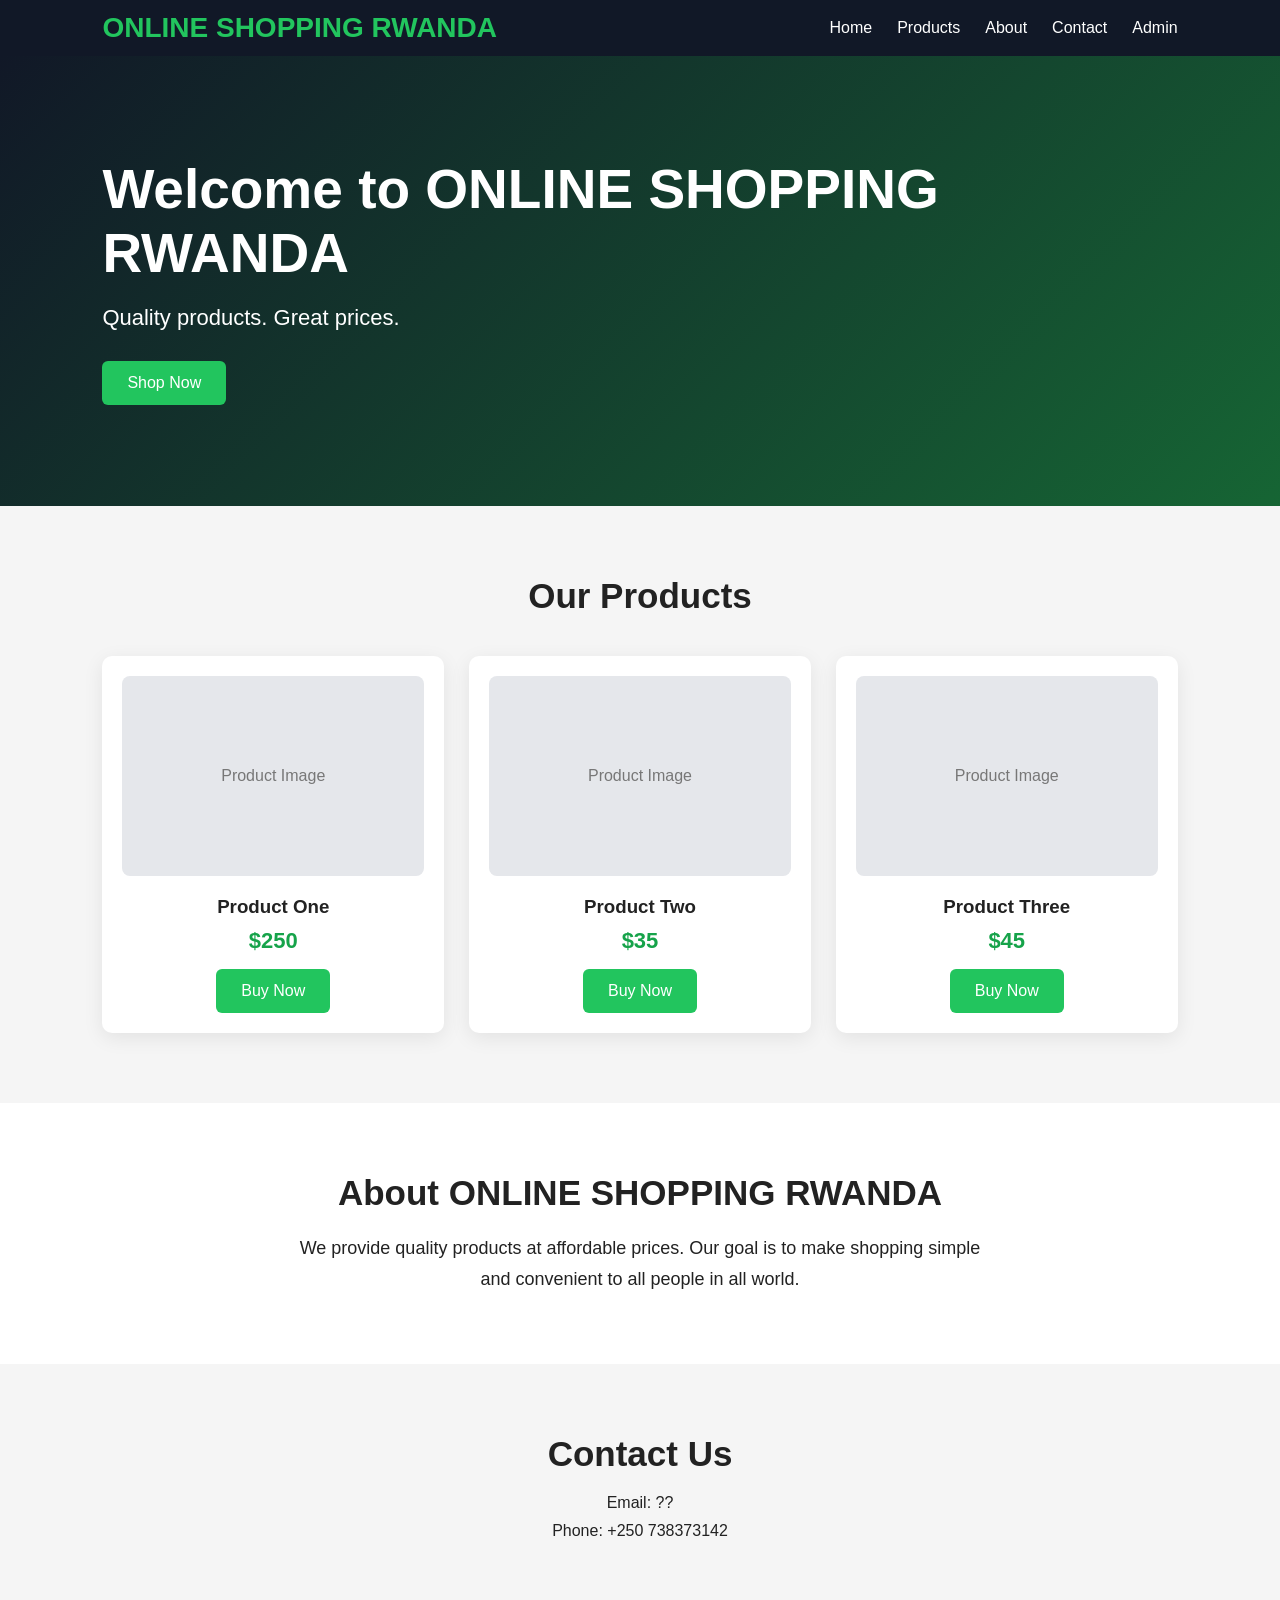
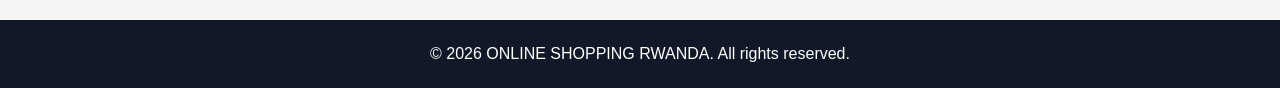
<file: index.html>
<!DOCTYPE html>
<html lang="en">

<head>
    <meta charset="UTF-8">

    <meta name="viewport" content="width=device-width, initial-scale=1.0">

    <title>ONLINE SHOPPING Store</title>

    <link rel="stylesheet" href="style.css">
</head>

<body>

    <!-- NAVIGATION -->

    <header>

        <div class="logo">
            ONLINE SHOPPING RWANDA
        </div>

        <nav>
            <a href="#">Home</a>
            <a href="#products">Products</a>
            <a href="#about">About</a>
            <a href="#contact">Contact</a>
            <a href="admin_login.php">Admin</a>
        </nav>

    </header>


    <!-- HERO -->

    <section class="hero">

        <div class="hero-content">

            <h1>
                Welcome to ONLINE SHOPPING RWANDA
            </h1>

            <p>
                Quality products. Great prices.
            </p>

            <button>
                Shop Now
            </button>

        </div>

    </section>


    <!-- PRODUCTS -->

    <section class="products" id="products">

        <h2>
            Our Products
        </h2>

        <div class="product-container">


            <div class="product-card">

                <div class="product-image">
                    Product Image
                </div>

                <h3>
                    Product One
                </h3>

                <p class="price">
                    $250
                </p>

                <button>
                    Buy Now
                </button>

            </div>


            <div class="product-card">

                <div class="product-image">
                    Product Image
                </div>

                <h3>
                    Product Two
                </h3>

                <p class="price">
                    $35
                </p>

                <button>
                    Buy Now
                </button>

            </div>


            <div class="product-card">

                <div class="product-image">
                    Product Image
                </div>

                <h3>
                    Product Three
                </h3>

                <p class="price">
                    $45
                </p>

                <button>
                    Buy Now
                </button>

            </div>


        </div>

    </section>


    <!-- ABOUT -->

    <section class="about" id="about">

        <h2>
            About ONLINE SHOPPING RWANDA
        </h2>

        <p>
            We provide quality products at affordable prices.
            Our goal is to make shopping simple and convenient to all people in all world.
        </p>

    </section>


    <!-- CONTACT -->

    <section class="contact" id="contact">

        <h2>
            Contact Us
        </h2>

        <p>
            Email: ??
        </p>

        <p>
            Phone: +250 738373142
        </p>

    </section>


    <!-- FOOTER -->

    <footer>

        <p>
            © 2026 ONLINE SHOPPING RWANDA. All rights reserved.
        </p>

    </footer>


</body>

</html>
</file>
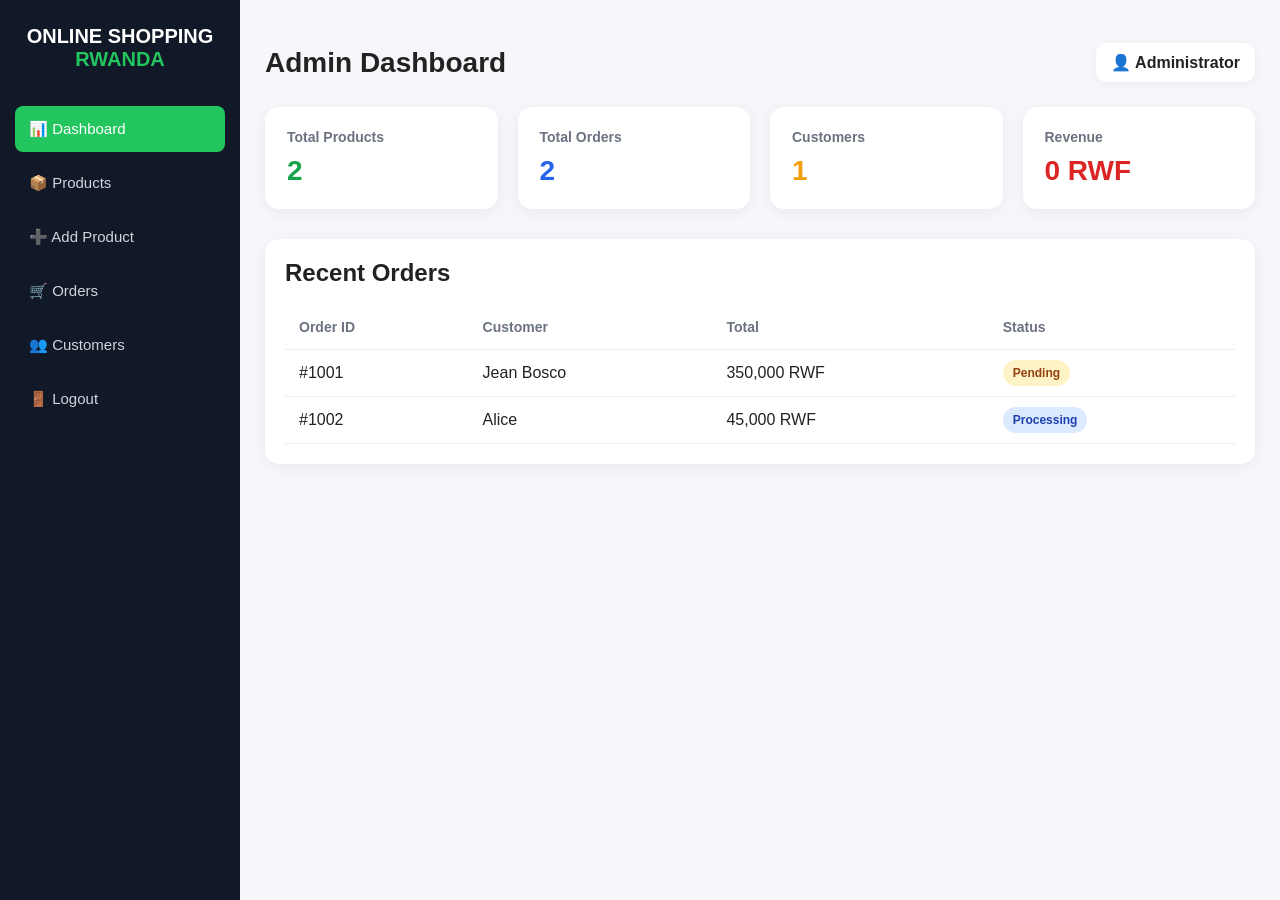
<file: admin.html>
```html
<!DOCTYPE html>
<html lang="en">
<head>
    <meta charset="UTF-8">
    <meta name="viewport" content="width=device-width, initial-scale=1.0">
    <title>Admin Dashboard | ONLINE SHOPPING RWANDA</title>

    <style>
        * {
            margin: 0;
            padding: 0;
            box-sizing: border-box;
            font-family: Arial, sans-serif;
        }

        body {
            background: #f5f7fb;
            color: #222;
        }

        /* SIDEBAR */
        .sidebar {
            position: fixed;
            left: 0;
            top: 0;
            width: 240px;
            height: 100vh;
            background: #111827;
            color: white;
            padding: 25px 15px;
        }

        .logo {
            font-size: 20px;
            font-weight: bold;
            text-align: center;
            margin-bottom: 35px;
        }

        .logo span {
            color: #22c55e;
        }

        .menu button {
            width: 100%;
            border: none;
            background: transparent;
            color: #d1d5db;
            padding: 14px;
            text-align: left;
            border-radius: 8px;
            margin-bottom: 8px;
            cursor: pointer;
            font-size: 15px;
        }

        .menu button:hover,
        .menu button.active {
            background: #22c55e;
            color: white;
        }

        /* MAIN */
        .main {
            margin-left: 240px;
            padding: 25px;
        }

        .topbar {
            display: flex;
            justify-content: space-between;
            align-items: center;
            margin-bottom: 25px;
        }

        .topbar h1 {
            font-size: 28px;
        }

        .admin {
            background: white;
            padding: 10px 15px;
            border-radius: 10px;
            box-shadow: 0 2px 10px rgba(0,0,0,.05);
        }

        /* CARDS */
        .cards {
            display: grid;
            grid-template-columns: repeat(4, 1fr);
            gap: 20px;
            margin-bottom: 30px;
        }

        .card {
            background: white;
            padding: 22px;
            border-radius: 14px;
            box-shadow: 0 3px 15px rgba(0,0,0,.06);
        }

        .card h3 {
            color: #6b7280;
            font-size: 14px;
            margin-bottom: 10px;
        }

        .card p {
            font-size: 28px;
            font-weight: bold;
        }

        .green {
            color: #16a34a;
        }

        .blue {
            color: #2563eb;
        }

        .orange {
            color: #f59e0b;
        }

        .red {
            color: #dc2626;
        }

        /* SECTIONS */
        .section {
            display: none;
        }

        .section.active {
            display: block;
        }

        .section-header {
            display: flex;
            justify-content: space-between;
            align-items: center;
            margin-bottom: 20px;
        }

        .section-header h2 {
            font-size: 22px;
        }

        /* BUTTON */
        .btn {
            border: none;
            padding: 11px 17px;
            border-radius: 8px;
            cursor: pointer;
            color: white;
            background: #22c55e;
            font-weight: bold;
        }

        .btn:hover {
            background: #16a34a;
        }

        .btn-danger {
            background: #ef4444;
        }

        .btn-danger:hover {
            background: #dc2626;
        }

        .btn-edit {
            background: #2563eb;
            margin-right: 5px;
        }

        /* TABLE */
        .table-box {
            background: white;
            border-radius: 14px;
            padding: 20px;
            overflow-x: auto;
            box-shadow: 0 3px 15px rgba(0,0,0,.06);
        }

        table {
            width: 100%;
            border-collapse: collapse;
        }

        th, td {
            padding: 14px;
            text-align: left;
            border-bottom: 1px solid #eee;
        }

        th {
            color: #6b7280;
            font-size: 14px;
        }

        /* PRODUCT FORM */
        .form-box {
            background: white;
            padding: 25px;
            border-radius: 14px;
            max-width: 650px;
            box-shadow: 0 3px 15px rgba(0,0,0,.06);
        }

        .form-group {
            margin-bottom: 17px;
        }

        .form-group label {
            display: block;
            margin-bottom: 7px;
            font-weight: bold;
        }

        .form-group input,
        .form-group textarea,
        .form-group select {
            width: 100%;
            padding: 12px;
            border: 1px solid #ddd;
            border-radius: 8px;
            outline: none;
        }

        .form-group input:focus,
        .form-group textarea:focus,
        .form-group select:focus {
            border-color: #22c55e;
        }

        /* STATUS */
        .status {
            padding: 6px 10px;
            border-radius: 20px;
            font-size: 12px;
            font-weight: bold;
        }

        .pending {
            background: #fef3c7;
            color: #92400e;
        }

        .processing {
            background: #dbeafe;
            color: #1e40af;
        }

        .completed {
            background: #dcfce7;
            color: #166534;
        }

        .cancelled {
            background: #fee2e2;
            color: #991b1b;
        }

        /* MOBILE */
        @media (max-width: 900px) {
            .cards {
                grid-template-columns: repeat(2, 1fr);
            }
        }

        @media (max-width: 650px) {
            .sidebar {
                width: 70px;
                padding: 15px 8px;
            }

            .logo {
                font-size: 0;
            }

            .logo span {
                font-size: 22px;
            }

            .menu button {
                text-align: center;
                font-size: 0;
            }

            .menu button::first-letter {
                font-size: 20px;
            }

            .main {
                margin-left: 70px;
                padding: 15px;
            }

            .cards {
                grid-template-columns: 1fr;
            }

            .topbar h1 {
                font-size: 20px;
            }
        }
    </style>
</head>

<body>

<!-- SIDEBAR -->
<aside class="sidebar">

    <div class="logo">
        ONLINE SHOPPING <span>RWANDA</span>
    </div>

    <div class="menu">

        <button class="active" onclick="showSection('dashboard', this)">
            📊 Dashboard
        </button>

        <button onclick="showSection('products', this)">
            📦 Products
        </button>

        <button onclick="showSection('addProduct', this)">
            ➕ Add Product
        </button>

        <button onclick="showSection('orders', this)">
            🛒 Orders
        </button>

        <button onclick="showSection('customers', this)">
            👥 Customers
        </button>

        <button onclick="logout()">
            🚪 Logout
        </button>

    </div>

</aside>


<!-- MAIN CONTENT -->
<main class="main">

    <div class="topbar">
        <h1>Admin Dashboard</h1>

        <div class="admin">
            👤 <strong>Administrator</strong>
        </div>
    </div>


    <!-- DASHBOARD -->
    <section id="dashboard" class="section active">

        <div class="cards">

            <div class="card">
                <h3>Total Products</h3>
                <p class="green" id="totalProducts">0</p>
            </div>

            <div class="card">
                <h3>Total Orders</h3>
                <p class="blue" id="totalOrders">0</p>
            </div>

            <div class="card">
                <h3>Customers</h3>
                <p class="orange" id="totalCustomers">0</p>
            </div>

            <div class="card">
                <h3>Revenue</h3>
                <p class="red" id="totalRevenue">0 RWF</p>
            </div>

        </div>

        <div class="table-box">

            <h2>Recent Orders</h2>

            <br>

            <table>

                <thead>
                    <tr>
                        <th>Order ID</th>
                        <th>Customer</th>
                        <th>Total</th>
                        <th>Status</th>
                    </tr>
                </thead>

                <tbody id="recentOrders"></tbody>

            </table>

        </div>

    </section>


    <!-- PRODUCTS -->
    <section id="products" class="section">

        <div class="section-header">

            <h2>Products</h2>

            <button class="btn"
                onclick="showSection('addProduct')">
                + Add Product
            </button>

        </div>

        <div class="table-box">

            <table>

                <thead>
                    <tr>
                        <th>ID</th>
                        <th>Product</th>
                        <th>Price</th>
                        <th>Category</th>
                        <th>Actions</th>
                    </tr>
                </thead>

                <tbody id="productTable"></tbody>

            </table>

        </div>

    </section>


    <!-- ADD PRODUCT -->
    <section id="addProduct" class="section">

        <div class="section-header">
            <h2>Add Product</h2>
        </div>

        <div class="form-box">

            <div class="form-group">
                <label>Product Name</label>
                <input type="text" id="productName"
                    placeholder="Enter product name">
            </div>

            <div class="form-group">
                <label>Price (RWF)</label>
                <input type="number" id="productPrice"
                    placeholder="Enter price">
            </div>

            <div class="form-group">
                <label>Category</label>

                <select id="productCategory">

                    <option value="">Select category</option>
                    <option>Electronics</option>
                    <option>Clothes</option>
                    <option>Shoes</option>
                    <option>Phones</option>
                    <option>Home</option>
                    <option>Other</option>

                </select>

            </div>

            <div class="form-group">
                <label>Product Image URL</label>

                <input type="text" id="productImage"
                    placeholder="https://example.com/image.jpg">

            </div>

            <div class="form-group">

                <label>Description</label>

                <textarea id="productDescription"
                    rows="4"
                    placeholder="Product description"></textarea>

            </div>

            <button class="btn" onclick="addProduct()">
                Save Product
            </button>

        </div>

    </section>


    <!-- ORDERS -->
    <section id="orders" class="section">

        <div class="section-header">

            <h2>Customer Orders</h2>

        </div>

        <div class="table-box">

            <table>

                <thead>

                    <tr>
                        <th>Order ID</th>
                        <th>Customer</th>
                        <th>Product</th>
                        <th>Total</th>
                        <th>Status</th>
                        <th>Update</th>
                    </tr>

                </thead>

                <tbody id="orderTable"></tbody>

            </table>

        </div>

    </section>


    <!-- CUSTOMERS -->
    <section id="customers" class="section">

        <div class="section-header">

            <h2>Customers</h2>

        </div>

        <div class="table-box">

            <table>

                <thead>

                    <tr>
                        <th>ID</th>
                        <th>Name</th>
                        <th>Email</th>
                        <th>Orders</th>
                    </tr>

                </thead>

                <tbody>

                    <tr>
                        <td>1</td>
                        <td>Demo Customer</td>
                        <td>customer@example.com</td>
                        <td>3</td>
                    </tr>

                </tbody>

            </table>

        </div>

    </section>

</main>


<script>

    /* SAMPLE PRODUCTS */

    let products = JSON.parse(
        localStorage.getItem("products")
    ) || [
        {
            id: 1,
            name: "Samsung Galaxy",
            price: 350000,
            category: "Phones"
        },
        {
            id: 2,
            name: "Nike Shoes",
            price: 45000,
            category: "Shoes"
        }
    ];


    /* SAMPLE ORDERS */

    let orders = JSON.parse(
        localStorage.getItem("orders")
    ) || [
        {
            id: 1001,
            customer: "Jean Bosco",
            product: "Samsung Galaxy",
            total: 350000,
            status: "Pending"
        },
        {
            id: 1002,
            customer: "Alice",
            product: "Nike Shoes",
            total: 45000,
            status: "Processing"
        }
    ];


    /* SHOW SECTION */

    function showSection(sectionId, button) {

        document.querySelectorAll(".section")
            .forEach(section => {
                section.classList.remove("active");
            });

        document.getElementById(sectionId)
            .classList.add("active");


        if (button) {

            document.querySelectorAll(".menu button")
                .forEach(btn => {
                    btn.classList.remove("active");
                });

            button.classList.add("active");

        }

        displayProducts();
        displayOrders();
        updateDashboard();
    }


    /* ADD PRODUCT */

    function addProduct() {

        const name =
            document.getElementById("productName").value;

        const price =
            document.getElementById("productPrice").value;

        const category =
            document.getElementById("productCategory").value;

        const image =
            document.getElementById("productImage").value;

        const description =
            document.getElementById("productDescription").value;


        if (!name || !price || !category) {

            alert("Please fill in all required fields.");

            return;
        }


        const product = {

            id: Date.now(),

            name: name,

            price: Number(price),

            category: category,

            image: image,

            description: description

        };


        products.push(product);

        localStorage.setItem(
            "products",
            JSON.stringify(products)
        );


        alert("Product added successfully!");


        document.getElementById("productName").value = "";
        document.getElementById("productPrice").value = "";
        document.getElementById("productCategory").value = "";
        document.getElementById("productImage").value = "";
        document.getElementById("productDescription").value = "";


        displayProducts();

        updateDashboard();

        showSection("products");

    }


    /* DISPLAY PRODUCTS */

    function displayProducts() {

        const table =
            document.getElementById("productTable");

        table.innerHTML = "";


        products.forEach(product => {

            table.innerHTML += `

                <tr>

                    <td>${product.id}</td>

                    <td>${product.name}</td>

                    <td>${product.price.toLocaleString()} RWF</td>

                    <td>${product.category}</td>

                    <td>

                        <button
                            class="btn btn-edit"
                            onclick="editProduct(${product.id})">
                            Edit
                        </button>

                        <button
                            class="btn btn-danger"
                            onclick="deleteProduct(${product.id})">
                            Delete
                        </button>

                    </td>

                </tr>

            `;

        });

    }


    /* EDIT PRODUCT */

    function editProduct(id) {

        const product =
            products.find(p => p.id === id);

        if (!product) return;


        const newName =
            prompt("Product name:", product.name);

        if (newName === null) return;


        const newPrice =
            prompt("Product price:", product.price);

        if (newPrice === null) return;


        product.name = newName;

        product.price = Number(newPrice);


        localStorage.setItem(
            "products",
            JSON.stringify(products)
        );


        displayProducts();

        updateDashboard();

        alert("Product updated successfully!");

    }


    /* DELETE PRODUCT */

    function deleteProduct(id) {

        const product =
            products.find(p => p.id === id);

        if (!product) return;


        const confirmDelete =
            confirm(
                `Delete "${product.name}"?`
            );


        if (!confirmDelete) return;


        products =
            products.filter(
                p => p.id !== id
            );


        localStorage.setItem(
            "products",
            JSON.stringify(products)
        );


        displayProducts();

        updateDashboard();

        alert("Product deleted.");

    }


    /* DISPLAY ORDERS */

    function displayOrders() {

        const table =
            document.getElementById("orderTable");

        const recent =
            document.getElementById("recentOrders");


        table.innerHTML = "";

        recent.innerHTML = "";


        orders.forEach(order => {

            const statusClass =
                order.status.toLowerCase();


            table.innerHTML += `

                <tr>

                    <td>#${order.id}</td>

                    <td>${order.customer}</td>

                    <td>${order.product}</td>

                    <td>${order.total.toLocaleString()} RWF</td>

                    <td>
                        <span class="status ${statusClass}">
                            ${order.status}
                        </span>
                    </td>

                    <td>

                        <select
                            onchange="updateOrderStatus(${order.id}, this.value)">

                            <option ${order.status === "Pending" ? "selected" : ""}>
                                Pending
                            </option>

                            <option ${order.status === "Processing" ? "selected" : ""}>
                                Processing
                            </option>

                            <option ${order.status === "Completed" ? "selected" : ""}>
                                Completed
                            </option>

                            <option ${order.status === "Cancelled" ? "selected" : ""}>
                                Cancelled
                            </option>

                        </select>

                    </td>

                </tr>

            `;


            recent.innerHTML += `

                <tr>

                    <td>#${order.id}</td>

                    <td>${order.customer}</td>

                    <td>${order.total.toLocaleString()} RWF</td>

                    <td>

                        <span class="status ${statusClass}">
                            ${order.status}
                        </span>

                    </td>

                </tr>

            `;

        });

    }


    /* UPDATE ORDER STATUS */

    function updateOrderStatus(id, newStatus) {

        const order =
            orders.find(o => o.id === id);

        if (!order) return;


        order.status = newStatus;


        localStorage.setItem(
            "orders",
            JSON.stringify(orders)
        );


        displayOrders();

        updateDashboard();

        alert("Order status updated!");

    }


    /* DASHBOARD STATISTICS */

    function updateDashboard() {

        document.getElementById("totalProducts")
            .textContent = products.length;


        document.getElementById("totalOrders")
            .textContent = orders.length;


        document.getElementById("totalCustomers")
            .textContent = 1;


        const revenue =
            orders
                .filter(o => o.status === "Completed")
                .reduce(
                    (total, order) =>
                        total + order.total,
                    0
                );


        document.getElementById("totalRevenue")
            .textContent =
            revenue.toLocaleString() + " RWF";

    }


    /* LOGOUT */

    function logout() {

        const confirmLogout =
            confirm("Do you want to logout?");

        if (confirmLogout) {

            window.location.href = "login.html";

        }

    }


    /* START */

    displayProducts();

    displayOrders();

    updateDashboard();

</script>

</body>
</html>
```
</file>
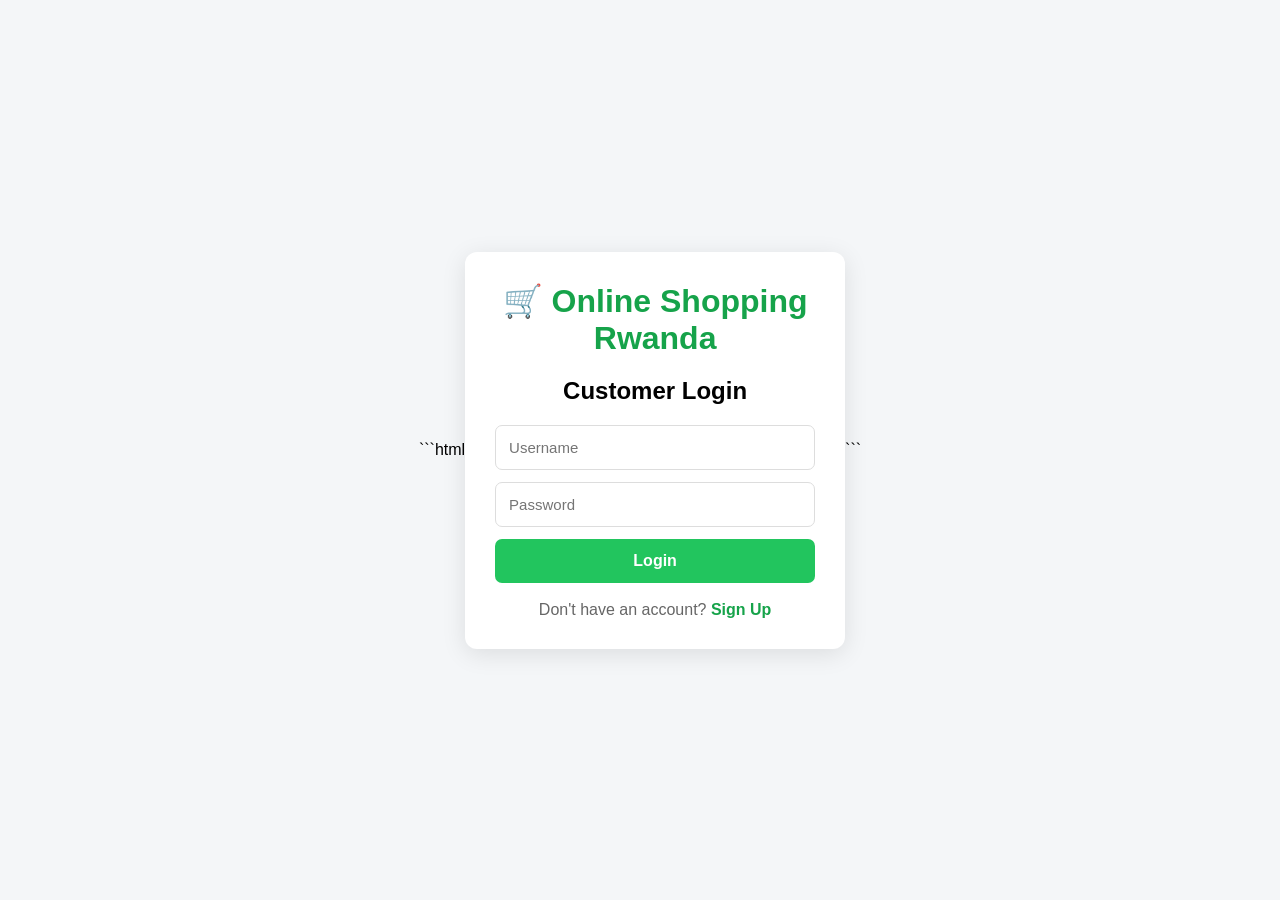
<file: login.html>
```html
<!DOCTYPE html>
<html lang="en">

<head>
    <meta charset="UTF-8">
    <meta name="viewport" content="width=device-width, initial-scale=1.0">

    <title>Customer Login - Online Shopping Rwanda</title>

    <style>

        * {
            box-sizing: border-box;
            margin: 0;
            padding: 0;
        }

        body {
            font-family: Arial, sans-serif;
            background: #f4f6f8;

            display: flex;
            justify-content: center;
            align-items: center;

            min-height: 100vh;
        }

        .box {
            width: 380px;
            background: white;
            padding: 30px;

            border-radius: 12px;

            box-shadow: 0 5px 25px rgba(0,0,0,0.1);
        }

        h1 {
            text-align: center;
            color: #16a34a;
            margin-bottom: 10px;
        }

        h2 {
            text-align: center;
            margin: 20px 0;
        }

        input {
            width: 100%;
            padding: 13px;

            margin-bottom: 12px;

            border: 1px solid #ddd;
            border-radius: 7px;

            font-size: 15px;
        }

        button {
            width: 100%;
            padding: 13px;

            border: none;
            border-radius: 7px;

            background: #22c55e;
            color: white;

            font-size: 16px;
            font-weight: bold;

            cursor: pointer;
        }

        button:hover {
            background: #16a34a;
        }

        .switch {
            text-align: center;
            margin-top: 18px;
            color: #666;
        }

        .switch span {
            color: #16a34a;
            font-weight: bold;
            cursor: pointer;
        }

        .message {
            text-align: center;
            margin-top: 12px;
            color: #dc2626;
        }

        #signup {
            display: none;
        }

    </style>

</head>

<body>

    <div class="box">

        <h1>🛒 Online Shopping Rwanda</h1>


        <!-- LOGIN -->

        <div id="login">

            <h2>Customer Login</h2>

            <input
                type="text"
                id="loginUsername"
                placeholder="Username"
            >

            <input
                type="password"
                id="loginPassword"
                placeholder="Password"
            >

            <button onclick="loginUser()">
                Login
            </button>

            <p id="loginMessage" class="message"></p>

            <p class="switch">

                Don't have an account?

                <span onclick="showSignup()">
                    Sign Up
                </span>

            </p>

        </div>


        <!-- SIGN UP -->

        <div id="signup">

            <h2>Create Account</h2>

            <input
                type="text"
                id="signupUsername"
                placeholder="Choose a username"
            >

            <input
                type="email"
                id="signupEmail"
                placeholder="Email address"
            >

            <input
                type="password"
                id="signupPassword"
                placeholder="Create password"
            >

            <input
                type="password"
                id="signupConfirm"
                placeholder="Confirm password"
            >

            <button onclick="createAccount()">
                Create Account
            </button>

            <p id="signupMessage" class="message"></p>

            <p class="switch">

                Already have an account?

                <span onclick="showLogin()">
                    Login
                </span>

            </p>

        </div>

    </div>


<script>

function showSignup() {

    document.getElementById("login").style.display = "none";

    document.getElementById("signup").style.display = "block";
}


function showLogin() {

    document.getElementById("signup").style.display = "none";

    document.getElementById("login").style.display = "block";
}


function createAccount() {

    let username =
        document.getElementById("signupUsername").value.trim();

    let email =
        document.getElementById("signupEmail").value.trim();

    let password =
        document.getElementById("signupPassword").value;

    let confirm =
        document.getElementById("signupConfirm").value;


    if (
        username === "" ||
        email === "" ||
        password === "" ||
        confirm === ""
    ) {

        document.getElementById("signupMessage").innerText =
            "Please fill in all fields.";

        return;
    }


    if (password !== confirm) {

        document.getElementById("signupMessage").innerText =
            "Passwords do not match.";

        return;
    }


    let customer = {

        username: username,
        email: email,
        password: password

    };


    localStorage.setItem(
        "customerAccount",
        JSON.stringify(customer)
    );


    document.getElementById("signupMessage").innerText =
        "Account created successfully!";


    setTimeout(function() {

        showLogin();

    }, 1000);

}


function loginUser() {

    let username =
        document.getElementById("loginUsername").value.trim();

    let password =
        document.getElementById("loginPassword").value;


    let savedAccount =
        localStorage.getItem("customerAccount");


    if (!savedAccount) {

        document.getElementById("loginMessage").innerText =
            "No account found. Please sign up first.";

        return;
    }


    let customer =
        JSON.parse(savedAccount);


    if (
        username === customer.username &&
        password === customer.password
    ) {

        localStorage.setItem(
            "customerLoggedIn",
            "true"
        );


        alert(
            "Welcome " + customer.username + "!"
        );


        window.location.href = "index.html";

    } else {

        document.getElementById("loginMessage").innerText =
            "Wrong username or password.";

    }

}

</script>

</body>
</html>
```
</file>
<file: style.css>
* {
    margin: 0;
    padding: 0;
    box-sizing: border-box;
}


body {
    font-family: Arial, sans-serif;
    background: #f5f5f5;
    color: #222;
}


/* NAVIGATION */

header {
    background: #111827;

    color: white;

    padding: 12px 8%;

    display: flex;

    justify-content: space-between;

    align-items: center;
}


.logo {
    font-size: 28px;

    font-weight: bold;

    color: #22c55e;
}


nav {
    display: flex;

    gap: 25px;
}


nav a {
    color: white;

    text-decoration: none;

    font-size: 16px;
}


nav a:hover {
    color: #22c55e;
}


/* HERO */

.hero {
    min-height: 450px;

    background: linear-gradient(
        135deg,
        #111827,
        #166534
    );

    display: flex;

    align-items: center;

    padding: 50px 8%;

    color: white;
}


.hero-content h1 {
    font-size: 55px;

    margin-bottom: 20px;
}


.hero-content p {
    font-size: 22px;

    margin-bottom: 30px;
}


button {
    background: #22c55e;

    color: white;

    border: none;

    padding: 13px 25px;

    border-radius: 6px;

    cursor: pointer;

    font-size: 16px;
}


button:hover {
    background: #16a34a;
}


/* PRODUCTS */

.products {
    padding: 70px 8%;
}


.products h2 {
    text-align: center;

    font-size: 35px;

    margin-bottom: 40px;
}


.product-container {
    display: grid;

    grid-template-columns:
        repeat(3, 1fr);

    gap: 25px;
}


.product-card {
    background: white;

    padding: 20px;

    border-radius: 10px;

    text-align: center;

    box-shadow:
        0 5px 20px
        rgba(0, 0, 0, 0.08);
}


.product-image {
    height: 200px;

    background: #e5e7eb;

    display: flex;

    justify-content: center;

    align-items: center;

    border-radius: 8px;

    margin-bottom: 20px;

    color: #777;
}


.product-card h3 {
    margin-bottom: 10px;
}


.price {
    color: #16a34a;

    font-size: 22px;

    font-weight: bold;

    margin-bottom: 15px;
}


/* ABOUT */

.about {
    background: white;

    padding: 70px 8%;

    text-align: center;
}


.about h2 {
    font-size: 35px;

    margin-bottom: 20px;
}


.about p {
    max-width: 700px;

    margin: auto;

    font-size: 18px;

    line-height: 1.7;
}


/* CONTACT */

.contact {
    padding: 70px 8%;

    text-align: center;
}


.contact h2 {
    font-size: 35px;

    margin-bottom: 20px;
}


.contact p {
    margin: 10px;
}


/* FOOTER */

footer {
    background: #111827;

    color: white;

    text-align: center;

    padding: 25px;
}


/* MOBILE */

@media (max-width: 768px) {

    header {
        flex-direction: column;

        gap: 20px;
    }


    nav {
        flex-wrap: wrap;

        justify-content: center;
    }


    .hero-content h1 {
        font-size: 40px;
    }


    .product-container {
        grid-template-columns: 1fr;
    }
    

}
</file>
